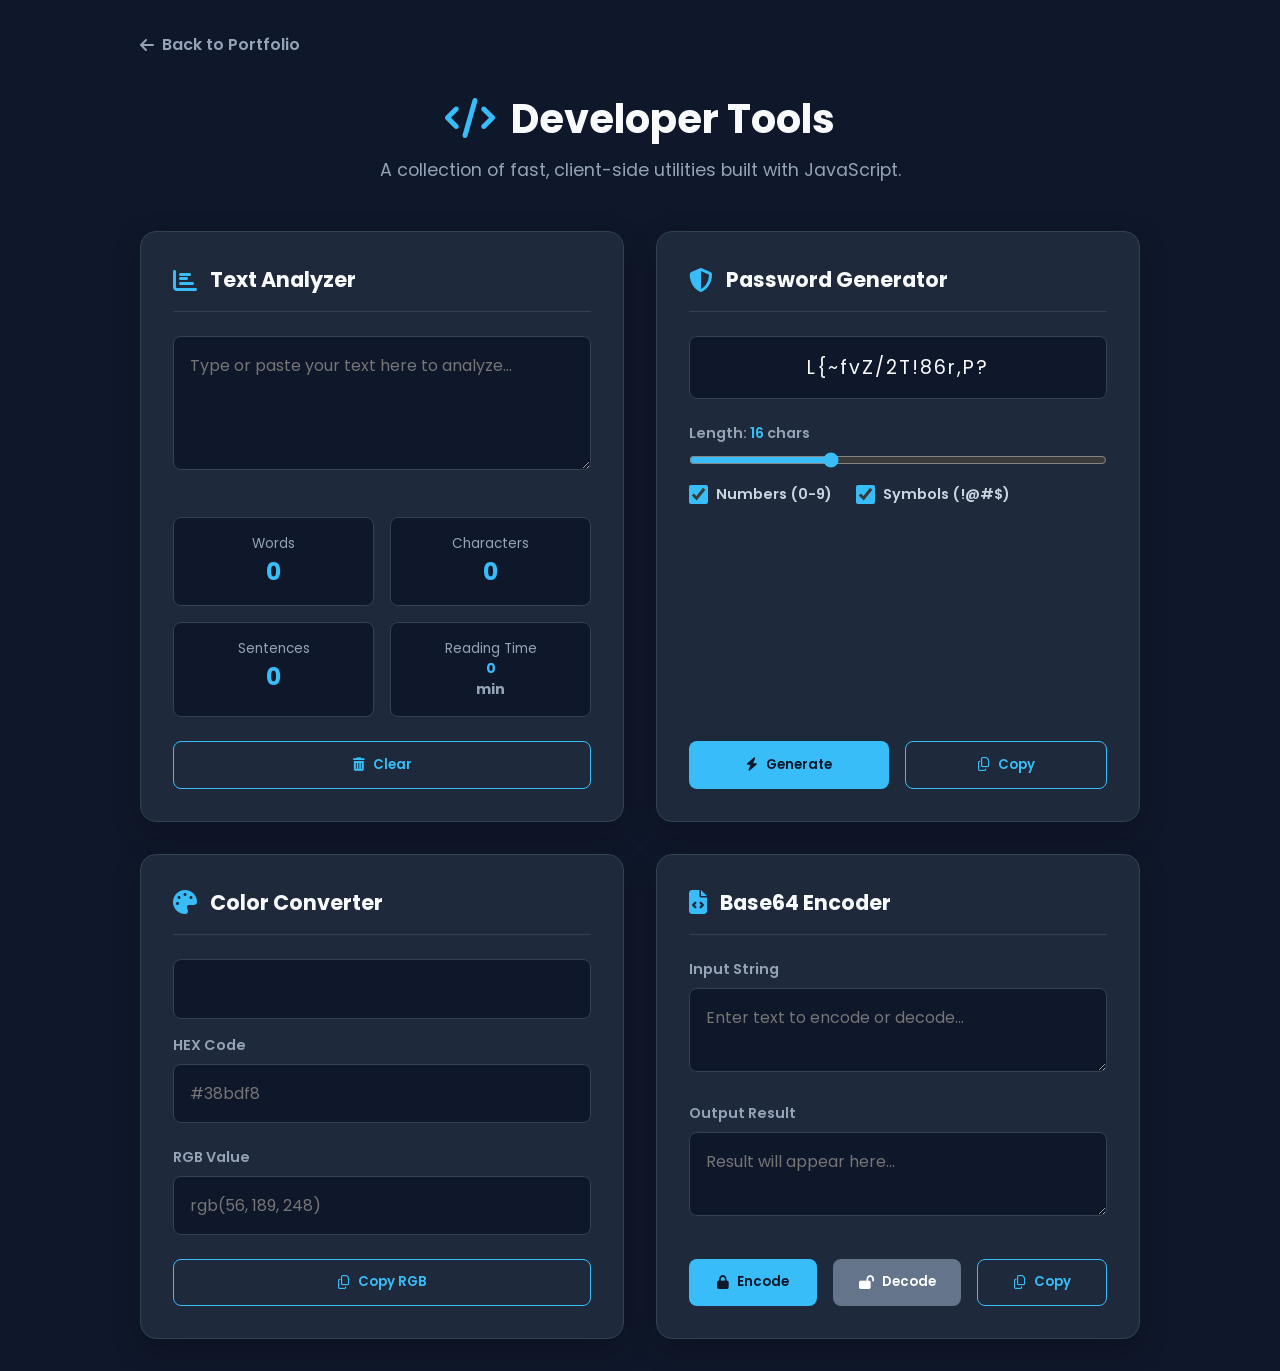
<file: dev-tools.html>
<!DOCTYPE html>
<html lang="en">
<head>
    <meta charset="UTF-8">
    <meta name="viewport" content="width=device-width, initial-scale=1.0">
    <title>Pro Develop Tools | Joshua Boateng Nketiah</title>
    <link href="https://fonts.googleapis.com/css2?family=Poppins:wght@300;400;600;700&display=swap" rel="stylesheet">
    <link rel="stylesheet" href="https://cdnjs.cloudflare.com/ajax/libs/font-awesome/6.5.1/css/all.min.css">
    
    <style>
        /* ==========================================================================
           GLOBAL & THEME STYLES
           ========================================================================== */
        * { box-sizing: border-box; margin: 0; padding: 0; font-family: 'Poppins', sans-serif; }
        body { 
            background-color: #0f172a; 
            color: #f8fafc; 
            min-height: 100vh; 
            display: flex; 
            flex-direction: column; 
            align-items: center; 
            padding: 2rem 5%; 
        }
        
        /* Navigation */
        .top-nav { width: 100%; max-width: 1000px; display: flex; justify-content: flex-start; margin-bottom: 2rem; }
        .back-btn { color: #94a3b8; text-decoration: none; font-weight: 600; transition: 0.3s; display: flex; align-items: center; gap: 0.5rem; }
        .back-btn:hover { color: #38bdf8; transform: translateX(-5px); }

        /* Header */
        header { text-align: center; margin-bottom: 3rem; width: 100%; }
        header h1 { font-size: 2.5rem; color: #f8fafc; margin-bottom: 0.5rem; }
        header h1 i { color: #38bdf8; margin-right: 0.5rem; }
        header p { color: #94a3b8; font-size: 1.1rem; }

        /* ==========================================================================
           GRID & CARD LAYOUT
           ========================================================================== */
        .tools-grid {
            display: grid;
            grid-template-columns: repeat(auto-fit, minmax(400px, 1fr));
            gap: 2rem;
            width: 100%;
            max-width: 1000px;
        }

        .tool-card {
            background: #1e293b;
            border: 1px solid #334155;
            border-radius: 16px;
            padding: 2rem;
            box-shadow: 0 10px 30px rgba(0,0,0,0.2);
            transition: transform 0.3s ease, border-color 0.3s ease;
            display: flex;
            flex-direction: column;
        }
        .tool-card:hover { transform: translateY(-5px); border-color: #38bdf8; }
        
        .tool-card h2 { font-size: 1.3rem; margin-bottom: 1.5rem; display: flex; align-items: center; gap: 0.8rem; color: #f8fafc; border-bottom: 1px solid #334155; padding-bottom: 1rem; }
        .tool-card h2 i { color: #38bdf8; font-size: 1.5rem; }

        /* ==========================================================================
           FORM ELEMENTS (Inputs, Textareas, Buttons, Sliders)
           ========================================================================== */
        .input-group { margin-bottom: 1.5rem; }
        label { display: block; color: #94a3b8; font-size: 0.9rem; margin-bottom: 0.5rem; font-weight: 600; }
        
        input[type="text"], textarea {
            width: 100%;
            padding: 1rem;
            border-radius: 8px;
            border: 1px solid #334155;
            background: #0f172a;
            color: #f8fafc;
            font-size: 1rem;
            outline: none;
            transition: border-color 0.3s;
            resize: vertical;
        }
        input[type="text"]:focus, textarea:focus { border-color: #38bdf8; }

        /* Action Buttons */
        .btn-row { display: flex; gap: 1rem; margin-top: auto; }
        button {
            flex: 1;
            padding: 0.8rem 1rem;
            border: none;
            border-radius: 8px;
            font-weight: 600;
            cursor: pointer;
            transition: 0.3s;
            display: flex;
            align-items: center;
            justify-content: center;
            gap: 0.5rem;
        }
        .btn-primary { background: #38bdf8; color: #0f172a; }
        .btn-primary:hover { background: #0ea5e9; }
        .btn-secondary { background: transparent; color: #38bdf8; border: 1px solid #38bdf8; }
        .btn-secondary:hover { background: rgba(56, 189, 248, 0.1); }

        /* Custom Range Slider */
        input[type="range"] {
            width: 100%;
            accent-color: #38bdf8;
            margin-bottom: 1rem;
            cursor: pointer;
        }
        
        /* Checkboxes */
        .checkbox-group { display: flex; gap: 1.5rem; margin-bottom: 1.5rem; }
        .checkbox-item { display: flex; align-items: center; gap: 0.5rem; color: #cbd5e1; cursor: pointer; }
        .checkbox-item input { accent-color: #38bdf8; width: 1.2rem; height: 1.2rem; cursor: pointer; }

        /* ==========================================================================
           TOOL-SPECIFIC STYLES
           ========================================================================== */
        /* Text Analyzer Stats */
        .stats-grid { display: grid; grid-template-columns: 1fr 1fr; gap: 1rem; margin-top: 1rem; }
        .stat-box { background: #0f172a; border: 1px solid #334155; padding: 1rem; border-radius: 8px; text-align: center; }
        .stat-box span { display: block; color: #94a3b8; font-size: 0.85rem; }
        .stat-box strong { color: #38bdf8; font-size: 1.5rem; }

        /* Color Swatch */
        .color-preview { width: 100%; height: 60px; border-radius: 8px; background: #0f172a; border: 1px solid #334155; margin-bottom: 1rem; transition: background 0.3s; }

        /* ==========================================================================
           TOAST NOTIFICATION (For copying to clipboard)
           ========================================================================== */
        #toast {
            visibility: hidden;
            min-width: 250px;
            background-color: #10b981; /* Success Green */
            color: #fff;
            text-align: center;
            border-radius: 8px;
            padding: 16px;
            position: fixed;
            z-index: 1000;
            bottom: 30px;
            left: 50%;
            transform: translateX(-50%);
            font-weight: 600;
            box-shadow: 0 10px 20px rgba(0,0,0,0.3);
            opacity: 0;
            transition: opacity 0.3s, bottom 0.3s;
        }
        #toast.show { visibility: visible; opacity: 1; bottom: 50px; }

        @media (max-width: 768px) {
            .tools-grid { grid-template-columns: 1fr; }
            .stats-grid { grid-template-columns: 1fr; }
        }
    </style>
</head>
<body>

    <div class="top-nav">
        <a href="index.html" class="back-btn"><i class="fa-solid fa-arrow-left"></i> Back to Portfolio</a>
    </div>

    <header>
        <h1><i class="fa-solid fa-code"></i> Developer Tools</h1>
        <p>A collection of fast, client-side utilities built with JavaScript.</p>
    </header>

    <div class="tools-grid">
        
        <div class="tool-card">
            <h2><i class="fa-solid fa-chart-bar"></i> Text Analyzer</h2>
            <div class="input-group">
                <textarea id="textInput" rows="4" placeholder="Type or paste your text here to analyze..."></textarea>
            </div>
            <div class="stats-grid">
                <div class="stat-box">
                    <span>Words</span>
                    <strong id="wordCount">0</strong>
                </div>
                <div class="stat-box">
                    <span>Characters</span>
                    <strong id="charCount">0</strong>
                </div>
                <div class="stat-box">
                    <span>Sentences</span>
                    <strong id="sentCount">0</strong>
                </div>
                <div class="stat-box">
                    <span>Reading Time</span>
                    <strong><span id="readTime" style="color:#38bdf8;">0</span> <span style="font-size: 0.9rem; color:#94a3b8;">min</span></strong>
                </div>
            </div>
            <div class="btn-row" style="margin-top: 1.5rem;">
                <button class="btn-secondary" onclick="clearText()"><i class="fa-solid fa-trash-can"></i> Clear</button>
            </div>
        </div>

        <div class="tool-card">
            <h2><i class="fa-solid fa-shield-halved"></i> Password Generator</h2>
            
            <div class="input-group">
                <input type="text" id="passResult" readonly placeholder="Click generate..." style="font-size: 1.2rem; text-align: center; letter-spacing: 2px;">
            </div>
            
            <label>Length: <span id="lengthVal" style="color: #38bdf8;">16</span> chars</label>
            <input type="range" id="passLength" min="8" max="32" value="16" oninput="updateLength(this.value)">

            <div class="checkbox-group">
                <label class="checkbox-item"><input type="checkbox" id="incNum" checked> Numbers (0-9)</label>
                <label class="checkbox-item"><input type="checkbox" id="incSym" checked> Symbols (!@#$)</label>
            </div>

            <div class="btn-row">
                <button class="btn-primary" onclick="generatePassword()"><i class="fa-solid fa-bolt"></i> Generate</button>
                <button class="btn-secondary" onclick="copyToClipboard('passResult')"><i class="fa-regular fa-copy"></i> Copy</button>
            </div>
        </div>

        <div class="tool-card">
            <h2><i class="fa-solid fa-palette"></i> Color Converter</h2>
            
            <div class="color-preview" id="colorPreview"></div>
            
            <div class="input-group">
                <label>HEX Code</label>
                <input type="text" id="hexInput" placeholder="#38bdf8" onkeyup="convertColor()">
            </div>
            
            <div class="input-group">
                <label>RGB Value</label>
                <input type="text" id="rgbOutput" readonly placeholder="rgb(56, 189, 248)">
            </div>

            <div class="btn-row">
                <button class="btn-secondary" onclick="copyToClipboard('rgbOutput')"><i class="fa-regular fa-copy"></i> Copy RGB</button>
            </div>
        </div>

        <div class="tool-card">
            <h2><i class="fa-solid fa-file-code"></i> Base64 Encoder</h2>
            
            <div class="input-group">
                <label>Input String</label>
                <textarea id="baseInput" rows="2" placeholder="Enter text to encode or decode..."></textarea>
            </div>
            
            <div class="input-group">
                <label>Output Result</label>
                <textarea id="baseOutput" rows="2" readonly placeholder="Result will appear here..."></textarea>
            </div>

            <div class="btn-row">
                <button class="btn-primary" onclick="encodeBase64()"><i class="fa-solid fa-lock"></i> Encode</button>
                <button class="btn-primary" style="background: #64748b; color: #fff;" onclick="decodeBase64()"><i class="fa-solid fa-lock-open"></i> Decode</button>
                <button class="btn-secondary" onclick="copyToClipboard('baseOutput')"><i class="fa-regular fa-copy"></i> Copy</button>
            </div>
        </div>

    </div>

    <div id="toast"><i class="fa-solid fa-check-circle"></i> Copied to clipboard!</div>

    <script>
        // ==========================================================================
        // TOAST NOTIFICATION SYSTEM (Clipboard API)
        // ==========================================================================
        function showToast(message) {
            const toast = document.getElementById("toast");
            toast.innerHTML = `<i class="fa-solid fa-check-circle"></i> ${message}`;
            toast.className = "show";
            setTimeout(() => { toast.className = toast.className.replace("show", ""); }, 3000);
        }

        function copyToClipboard(elementId) {
            const copyText = document.getElementById(elementId);
            if (!copyText.value) return; // Don't copy empty strings
            
            copyText.select();
            copyText.setSelectionRange(0, 99999); // For mobile devices
            navigator.clipboard.writeText(copyText.value);
            
            showToast("Copied to clipboard!");
        }

        // ==========================================================================
        // TOOL 1: TEXT ANALYZER LOGIC
        // ==========================================================================
        document.getElementById('textInput').addEventListener('input', function() {
            let text = this.value;
            
            // Character count
            document.getElementById('charCount').textContent = text.length;
            
            // Word count (splits by spaces/newlines and filters empties)
            let words = text.trim().split(/\s+/).filter(word => word.length > 0);
            let wordCount = words.length;
            document.getElementById('wordCount').textContent = wordCount;
            
            // Sentence count (splits by ., !, or ?)
            let sentences = text.split(/[.!?]+/).filter(sentence => sentence.trim().length > 0);
            document.getElementById('sentCount').textContent = text.length === 0 ? 0 : sentences.length;

            // Estimated reading time (average adult reads 238 words per minute)
            let readTime = Math.ceil(wordCount / 238);
            document.getElementById('readTime').textContent = wordCount === 0 ? 0 : readTime;
        });

        function clearText() {
            document.getElementById('textInput').value = '';
            // Manually trigger the input event to reset the counters
            document.getElementById('textInput').dispatchEvent(new Event('input'));
        }

        // ==========================================================================
        // TOOL 2: PASSWORD GENERATOR LOGIC
        // ==========================================================================
        function updateLength(val) {
            document.getElementById('lengthVal').textContent = val;
        }

        function generatePassword() {
            const length = document.getElementById('passLength').value;
            const incNum = document.getElementById('incNum').checked;
            const incSym = document.getElementById('incSym').checked;
            
            let chars = "abcdefghijklmnopqrstuvwxyzABCDEFGHIJKLMNOPQRSTUVWXYZ";
            if (incNum) chars += "0123456789";
            if (incSym) chars += "!@#$%^&*()_+~`|}{[]:;?><,./-=";

            let password = "";
            // Ensure cryptographically stronger random numbers if available
            const array = new Uint32Array(length);
            window.crypto.getRandomValues(array);
            
            for (let i = 0; i < length; i++) {
                password += chars[array[i] % chars.length];
            }
            
            document.getElementById('passResult').value = password;
        }

        // Generate one on page load automatically
        window.addEventListener('DOMContentLoaded', generatePassword);

        // ==========================================================================
        // TOOL 3: COLOR CONVERTER LOGIC
        // ==========================================================================
        function convertColor() {
            let hex = document.getElementById('hexInput').value.trim();
            const output = document.getElementById('rgbOutput');
            const preview = document.getElementById('colorPreview');

            // Add # if user forgot it
            if (hex.length > 0 && hex[0] !== '#') hex = '#' + hex;

            // Validates 3-digit or 6-digit hex
            if (/^#([A-Fa-f0-9]{3}){1,2}$/.test(hex)) {
                let c = hex.substring(1).split('');
                if(c.length === 3){
                    c = [c[0], c[0], c[1], c[1], c[2], c[2]];
                }
                c = '0x' + c.join('');
                const r = (c >> 16) & 255;
                const g = (c >> 8) & 255;
                const b = c & 255;
                
                const rgbStr = `rgb(${r}, ${g}, ${b})`;
                output.value = rgbStr;
                preview.style.backgroundColor = rgbStr;
            } else {
                output.value = "";
                preview.style.backgroundColor = "#0f172a"; // Reset to default background
            }
        }

        // ==========================================================================
        // TOOL 4: BASE64 ENCODER/DECODER LOGIC
        // ==========================================================================
        function encodeBase64() {
            const input = document.getElementById('baseInput').value;
            if(!input) return;
            try {
                // btoa encodes to base64
                document.getElementById('baseOutput').value = btoa(input);
            } catch (e) {
                document.getElementById('baseOutput').value = "Error: Invalid string for encoding.";
            }
        }

        function decodeBase64() {
            const input = document.getElementById('baseInput').value;
            if(!input) return;
            try {
                // atob decodes from base64
                document.getElementById('baseOutput').value = atob(input);
            } catch (e) {
                document.getElementById('baseOutput').value = "Error: Invalid Base64 string.";
            }
        }
    </script>
</body>
</html>
</file>
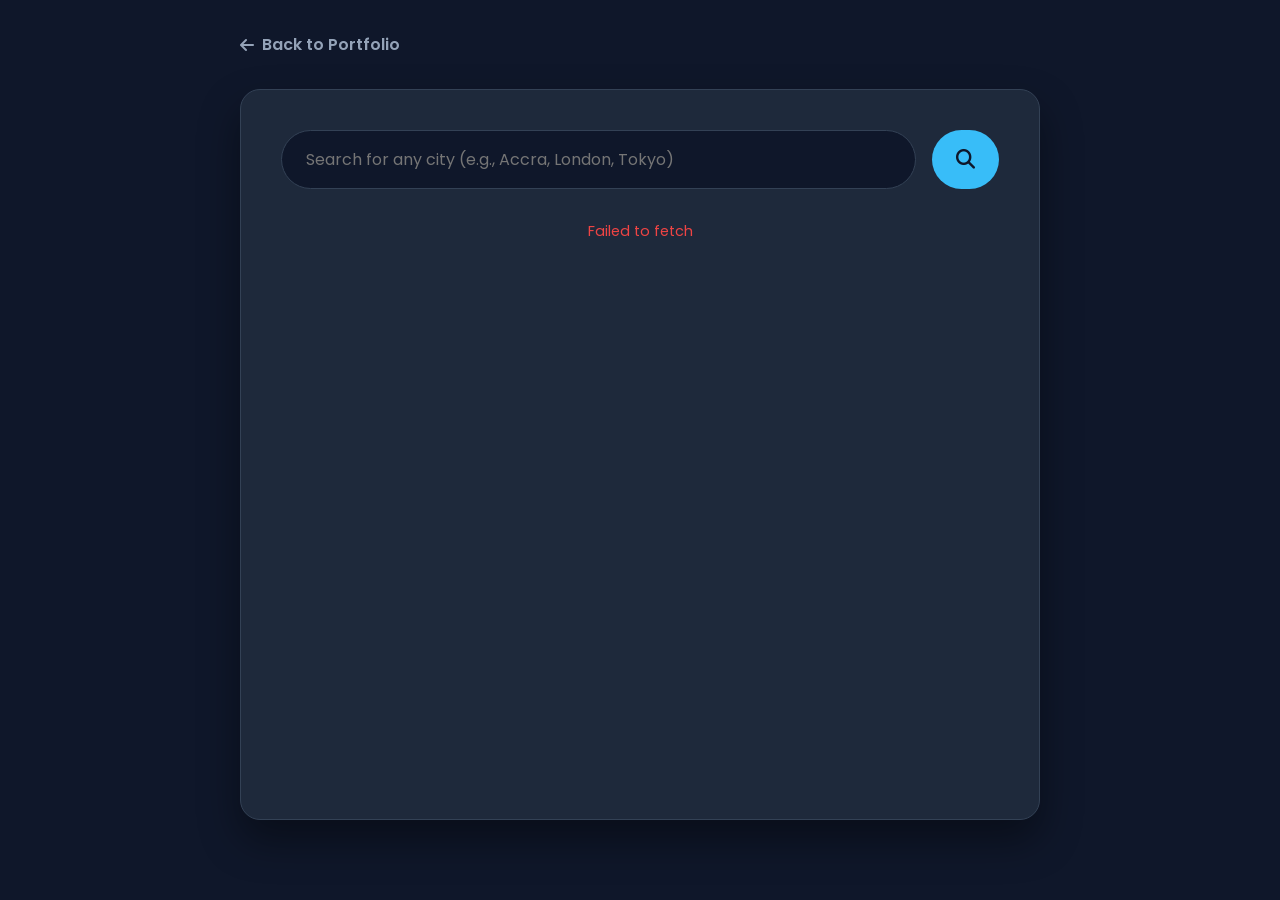
<file: weather.html>
<!DOCTYPE html>
<html lang="en">
<head>
    <meta charset="UTF-8">
    <meta name="viewport" content="width=device-width, initial-scale=1.0">
    <title>Pro Weather Dashboard | Joshua Boateng Nketiah</title>
    <link href="https://fonts.googleapis.com/css2?family=Poppins:wght@300;400;600;700&display=swap" rel="stylesheet">
    <link rel="stylesheet" href="https://cdnjs.cloudflare.com/ajax/libs/font-awesome/6.5.1/css/all.min.css">
    
    <style>
        /* ==========================================================================
           GLOBAL & THEME STYLES
           ========================================================================== */
        * { box-sizing: border-box; margin: 0; padding: 0; font-family: 'Poppins', sans-serif; }
        body { 
            background-color: #0f172a; 
            color: #f8fafc; 
            min-height: 100vh; 
            display: flex; 
            flex-direction: column; 
            align-items: center; 
            padding: 2rem 5%; 
        }
        
        /* Navigation */
        .top-nav { width: 100%; max-width: 800px; display: flex; justify-content: flex-start; margin-bottom: 2rem; }
        .back-btn { color: #94a3b8; text-decoration: none; font-weight: 600; transition: 0.3s; display: flex; align-items: center; gap: 0.5rem; }
        .back-btn:hover { color: #38bdf8; transform: translateX(-5px); }

        /* ==========================================================================
           MAIN DASHBOARD CONTAINER
           ========================================================================== */
        .dashboard {
            width: 100%;
            max-width: 800px;
            background: #1e293b;
            border: 1px solid #334155;
            border-radius: 20px;
            padding: 2.5rem;
            box-shadow: 0 20px 40px rgba(0,0,0,0.4);
        }

        /* Search Bar */
        .search-container { display: flex; gap: 1rem; margin-bottom: 2rem; position: relative; }
        .search-container input {
            flex: 1;
            padding: 1rem 1.5rem;
            border-radius: 50px;
            border: 1px solid #334155;
            background: #0f172a;
            color: #fff;
            font-size: 1rem;
            outline: none;
            transition: border-color 0.3s;
        }
        .search-container input:focus { border-color: #38bdf8; }
        .search-container button {
            padding: 0 1.5rem;
            border-radius: 50px;
            border: none;
            background: #38bdf8;
            color: #0f172a;
            font-size: 1.2rem;
            cursor: pointer;
            transition: 0.3s;
        }
        .search-container button:hover { background: #0ea5e9; transform: scale(1.05); }

        .error-msg { color: #ef4444; font-size: 0.9rem; text-align: center; margin-bottom: 1rem; min-height: 20px; }

        /* ==========================================================================
           CURRENT WEATHER HERO SECTION
           ========================================================================== */
        .current-weather {
            display: flex;
            justify-content: space-between;
            align-items: center;
            background: linear-gradient(135deg, rgba(56, 189, 248, 0.1), rgba(15, 23, 42, 0));
            border: 1px solid rgba(56, 189, 248, 0.2);
            padding: 2rem;
            border-radius: 16px;
            margin-bottom: 2rem;
            transition: opacity 0.3s ease;
        }
        
        .weather-main h2 { font-size: 2.5rem; margin-bottom: 0.2rem; }
        .weather-main .date { color: #94a3b8; font-size: 1rem; margin-bottom: 1rem; }
        .weather-main .temp { font-size: 4.5rem; font-weight: 700; color: #38bdf8; line-height: 1; display: flex; align-items: flex-start; }
        .temp-unit { font-size: 2rem; margin-top: 0.5rem; }
        .weather-desc { font-size: 1.2rem; color: #cbd5e1; text-transform: capitalize; margin-top: 0.5rem; }

        .weather-icon-large { font-size: 6rem; color: #f8fafc; text-shadow: 0 10px 20px rgba(0,0,0,0.3); }

        /* ==========================================================================
           WEATHER METRICS (Grid)
           ========================================================================== */
        .metrics-grid {
            display: grid;
            grid-template-columns: repeat(auto-fit, minmax(150px, 1fr));
            gap: 1.5rem;
            margin-bottom: 2.5rem;
        }
        .metric-card {
            background: #0f172a;
            border: 1px solid #334155;
            padding: 1.5rem;
            border-radius: 12px;
            display: flex;
            align-items: center;
            gap: 1rem;
        }
        .metric-icon { font-size: 2rem; color: #38bdf8; }
        .metric-info span { display: block; color: #94a3b8; font-size: 0.85rem; }
        .metric-info strong { font-size: 1.2rem; color: #f8fafc; }

        /* ==========================================================================
           7-DAY FORECAST
           ========================================================================== */
        h3.section-title { font-size: 1.2rem; margin-bottom: 1rem; border-bottom: 2px solid #334155; padding-bottom: 0.5rem; }
        
        .forecast-container {
            display: grid;
            grid-template-columns: repeat(7, 1fr);
            gap: 1rem;
            overflow-x: auto;
            padding-bottom: 1rem; /* For scrollbar */
        }
        
        /* Custom scrollbar for forecast */
        .forecast-container::-webkit-scrollbar { height: 6px; }
        .forecast-container::-webkit-scrollbar-track { background: #0f172a; border-radius: 10px; }
        .forecast-container::-webkit-scrollbar-thumb { background: #334155; border-radius: 10px; }

        .forecast-day {
            background: #0f172a;
            border: 1px solid #334155;
            border-radius: 12px;
            padding: 1rem 0.5rem;
            text-align: center;
            min-width: 90px;
            transition: transform 0.2s;
        }
        .forecast-day:hover { transform: translateY(-5px); border-color: #38bdf8; }
        .f-day { color: #94a3b8; font-size: 0.9rem; margin-bottom: 0.8rem; font-weight: 600; }
        .f-icon { font-size: 1.8rem; margin-bottom: 0.8rem; color: #f8fafc; }
        .f-temp { font-size: 1rem; font-weight: 600; display: flex; justify-content: center; gap: 0.5rem; }
        .f-max { color: #f8fafc; }
        .f-min { color: #64748b; }

        /* ==========================================================================
           MOBILE RESPONSIVENESS
           ========================================================================== */
        @media (max-width: 768px) {
            .current-weather { flex-direction: column-reverse; text-align: center; gap: 2rem; }
            .weather-main .temp { justify-content: center; }
            .forecast-container { display: flex; justify-content: flex-start; }
            .dashboard { padding: 1.5rem; }
        }
    </style>
</head>
<body>

    <div class="top-nav">
        <a href="index.html" class="back-btn"><i class="fa-solid fa-arrow-left"></i> Back to Portfolio</a>
    </div>

    <div class="dashboard">
        <div class="search-container">
            <input type="text" id="cityInput" placeholder="Search for any city (e.g., Accra, London, Tokyo)" onkeypress="handleEnter(event)">
            <button onclick="fetchWeatherData()"><i class="fa-solid fa-magnifying-glass"></i></button>
        </div>
        <div id="errorMsg" class="error-msg"></div>

        <div id="appContent" style="opacity: 0;">
            
            <div class="current-weather">
                <div class="weather-main">
                    <h2 id="cityName">City Name</h2>
                    <div class="date" id="currentDate">Monday, 1 Jan</div>
                    <div class="temp"><span id="currentTemp">0</span><span class="temp-unit">°C</span></div>
                    <div class="weather-desc" id="weatherDesc">Description</div>
                </div>
                <div class="weather-icon-large">
                    <i id="mainIcon" class="fa-solid fa-cloud"></i>
                </div>
            </div>

            <div class="metrics-grid">
                <div class="metric-card">
                    <i class="fa-solid fa-temperature-half metric-icon"></i>
                    <div class="metric-info"><span>Feels Like</span><strong id="feelsLike">0°C</strong></div>
                </div>
                <div class="metric-card">
                    <i class="fa-solid fa-droplet metric-icon"></i>
                    <div class="metric-info"><span>Humidity</span><strong id="humidity">0%</strong></div>
                </div>
                <div class="metric-card">
                    <i class="fa-solid fa-wind metric-icon"></i>
                    <div class="metric-info"><span>Wind Speed</span><strong id="windSpeed">0 km/h</strong></div>
                </div>
            </div>

            <h3 class="section-title">7-Day Forecast</h3>
            <div class="forecast-container" id="forecastContainer">
                </div>

        </div>
    </div>

    <script>
        // ==========================================================================
        // 1. WEATHER CODE DICTIONARY (Translates API codes into Icons & Text)
        // ==========================================================================
        const weatherCodes = {
            0: { desc: 'Clear sky', iconDay: 'fa-sun', iconNight: 'fa-moon', color: '#fbbf24' },
            1: { desc: 'Mainly clear', iconDay: 'fa-cloud-sun', iconNight: 'fa-cloud-moon', color: '#fcd34d' },
            2: { desc: 'Partly cloudy', iconDay: 'fa-cloud-sun', iconNight: 'fa-cloud-moon', color: '#cbd5e1' },
            3: { desc: 'Overcast', iconDay: 'fa-cloud', iconNight: 'fa-cloud', color: '#94a3b8' },
            45: { desc: 'Fog', iconDay: 'fa-smog', iconNight: 'fa-smog', color: '#cbd5e1' },
            48: { desc: 'Depositing rime fog', iconDay: 'fa-smog', iconNight: 'fa-smog', color: '#cbd5e1' },
            51: { desc: 'Light drizzle', iconDay: 'fa-cloud-rain', iconNight: 'fa-cloud-rain', color: '#60a5fa' },
            53: { desc: 'Moderate drizzle', iconDay: 'fa-cloud-rain', iconNight: 'fa-cloud-rain', color: '#3b82f6' },
            55: { desc: 'Dense drizzle', iconDay: 'fa-cloud-showers-water', iconNight: 'fa-cloud-showers-water', color: '#2563eb' },
            61: { desc: 'Slight rain', iconDay: 'fa-cloud-rain', iconNight: 'fa-cloud-rain', color: '#60a5fa' },
            63: { desc: 'Moderate rain', iconDay: 'fa-cloud-showers-heavy', iconNight: 'fa-cloud-showers-heavy', color: '#3b82f6' },
            65: { desc: 'Heavy rain', iconDay: 'fa-cloud-showers-heavy', iconNight: 'fa-cloud-showers-heavy', color: '#1d4ed8' },
            71: { desc: 'Slight snow fall', iconDay: 'fa-snowflake', iconNight: 'fa-snowflake', color: '#e0f2fe' },
            73: { desc: 'Moderate snow fall', iconDay: 'fa-snowflake', iconNight: 'fa-snowflake', color: '#bae6fd' },
            75: { desc: 'Heavy snow fall', iconDay: 'fa-snowflake', iconNight: 'fa-snowflake', color: '#7dd3fc' },
            95: { desc: 'Thunderstorm', iconDay: 'fa-cloud-bolt', iconNight: 'fa-cloud-bolt', color: '#a855f7' },
            96: { desc: 'Thunderstorm with slight hail', iconDay: 'fa-cloud-bolt', iconNight: 'fa-cloud-bolt', color: '#9333ea' },
            99: { desc: 'Thunderstorm with heavy hail', iconDay: 'fa-cloud-bolt', iconNight: 'fa-cloud-bolt', color: '#7e22ce' }
        };

        // ==========================================================================
        // 2. CORE FETCH LOGIC
        // ==========================================================================
        async function fetchWeatherData(defaultCity = null) {
            const cityInput = document.getElementById('cityInput');
            const city = defaultCity || cityInput.value.trim();
            const errorMsg = document.getElementById('errorMsg');
            const appContent = document.getElementById('appContent');

            if (!city) {
                errorMsg.textContent = "Please enter a city name.";
                return;
            }

            errorMsg.textContent = "Fetching weather data...";
            appContent.style.opacity = '0'; // Fade out while loading

            try {
                // Step 1: Geocoding (Get Lat/Lon for the city)
                const geoRes = await fetch(`https://geocoding-api.open-meteo.com/v1/search?name=${encodeURIComponent(city)}&count=1`);
                const geoData = await geoRes.json();

                if (!geoData.results || geoData.results.length === 0) {
                    throw new Error("City not found. Please check your spelling.");
                }

                const { latitude, longitude, name, country } = geoData.results[0];

                // Step 2: Fetch Current & 7-Day Forecast Data
                const weatherURL = `https://api.open-meteo.com/v1/forecast?latitude=${latitude}&longitude=${longitude}&current=temperature_2m,relative_humidity_2m,apparent_temperature,is_day,weather_code,wind_speed_10m&daily=weather_code,temperature_2m_max,temperature_2m_min&timezone=auto`;
                const weatherRes = await fetch(weatherURL);
                const weatherData = await weatherRes.json();

                updateUI(name, country, weatherData);
                
                errorMsg.textContent = "";
                appContent.style.opacity = '1'; // Fade in smooth
                cityInput.value = ''; // Clear search bar

            } catch (error) {
                errorMsg.textContent = error.message;
            }
        }

        // ==========================================================================
        // 3. UI UPDATER FUNCTION
        // ==========================================================================
        function updateUI(cityName, country, data) {
            const current = data.current;
            const daily = data.daily;
            
            // Format Date
            const dateOptions = { weekday: 'long', year: 'numeric', month: 'short', day: 'numeric' };
            document.getElementById('currentDate').textContent = new Date().toLocaleDateString('en-US', dateOptions);
            
            // Update Top Hero Section
            document.getElementById('cityName').textContent = `${cityName}, ${country || ''}`;
            document.getElementById('currentTemp').textContent = Math.round(current.temperature_2m);
            
            // Map Weather Code to Icon & Description
            const wCode = current.weather_code;
            const isDay = current.is_day === 1;
            const weatherDetail = weatherCodes[wCode] || { desc: 'Unknown', iconDay: 'fa-cloud', iconNight: 'fa-cloud', color: '#fff' };
            
            document.getElementById('weatherDesc').textContent = weatherDetail.desc;
            
            const mainIcon = document.getElementById('mainIcon');
            mainIcon.className = `fa-solid ${isDay ? weatherDetail.iconDay : weatherDetail.iconNight}`;
            mainIcon.style.color = weatherDetail.color;

            // Update Metrics
            document.getElementById('feelsLike').textContent = `${Math.round(current.apparent_temperature)}°C`;
            document.getElementById('humidity').textContent = `${current.relative_humidity_2m}%`;
            document.getElementById('windSpeed').textContent = `${current.wind_speed_10m} km/h`;

            // Build 7-Day Forecast Grid
            const forecastContainer = document.getElementById('forecastContainer');
            forecastContainer.innerHTML = ''; // Clear old data

            for (let i = 0; i < 7; i++) {
                const dateObj = new Date(daily.time[i]);
                // Use 'Today' for the first item, otherwise the short day name (e.g., 'Mon')
                const dayName = i === 0 ? 'Today' : dateObj.toLocaleDateString('en-US', { weekday: 'short' });
                
                const dCode = daily.weather_code[i];
                const dIcon = weatherCodes[dCode] ? weatherCodes[dCode].iconDay : 'fa-cloud';
                const dColor = weatherCodes[dCode] ? weatherCodes[dCode].color : '#fff';
                
                const maxT = Math.round(daily.temperature_2m_max[i]);
                const minT = Math.round(daily.temperature_2m_min[i]);

                const cardHTML = `
                    <div class="forecast-day">
                        <div class="f-day">${dayName}</div>
                        <i class="fa-solid ${dIcon} f-icon" style="color: ${dColor};"></i>
                        <div class="f-temp">
                            <span class="f-max">${maxT}°</span>
                            <span class="f-min">${minT}°</span>
                        </div>
                    </div>
                `;
                forecastContainer.innerHTML += cardHTML;
            }
        }

        // Allows user to press "Enter" to search
        function handleEnter(e) {
            if (e.key === 'Enter') { fetchWeatherData(); }
        }

        // ==========================================================================
        // 4. INITIALIZATION (Loads default city on startup)
        // ==========================================================================
        window.onload = () => {
            fetchWeatherData('Kumasi'); // Sets the initial load location automatically
        };
    </script>
</body>
</html>
</file>
